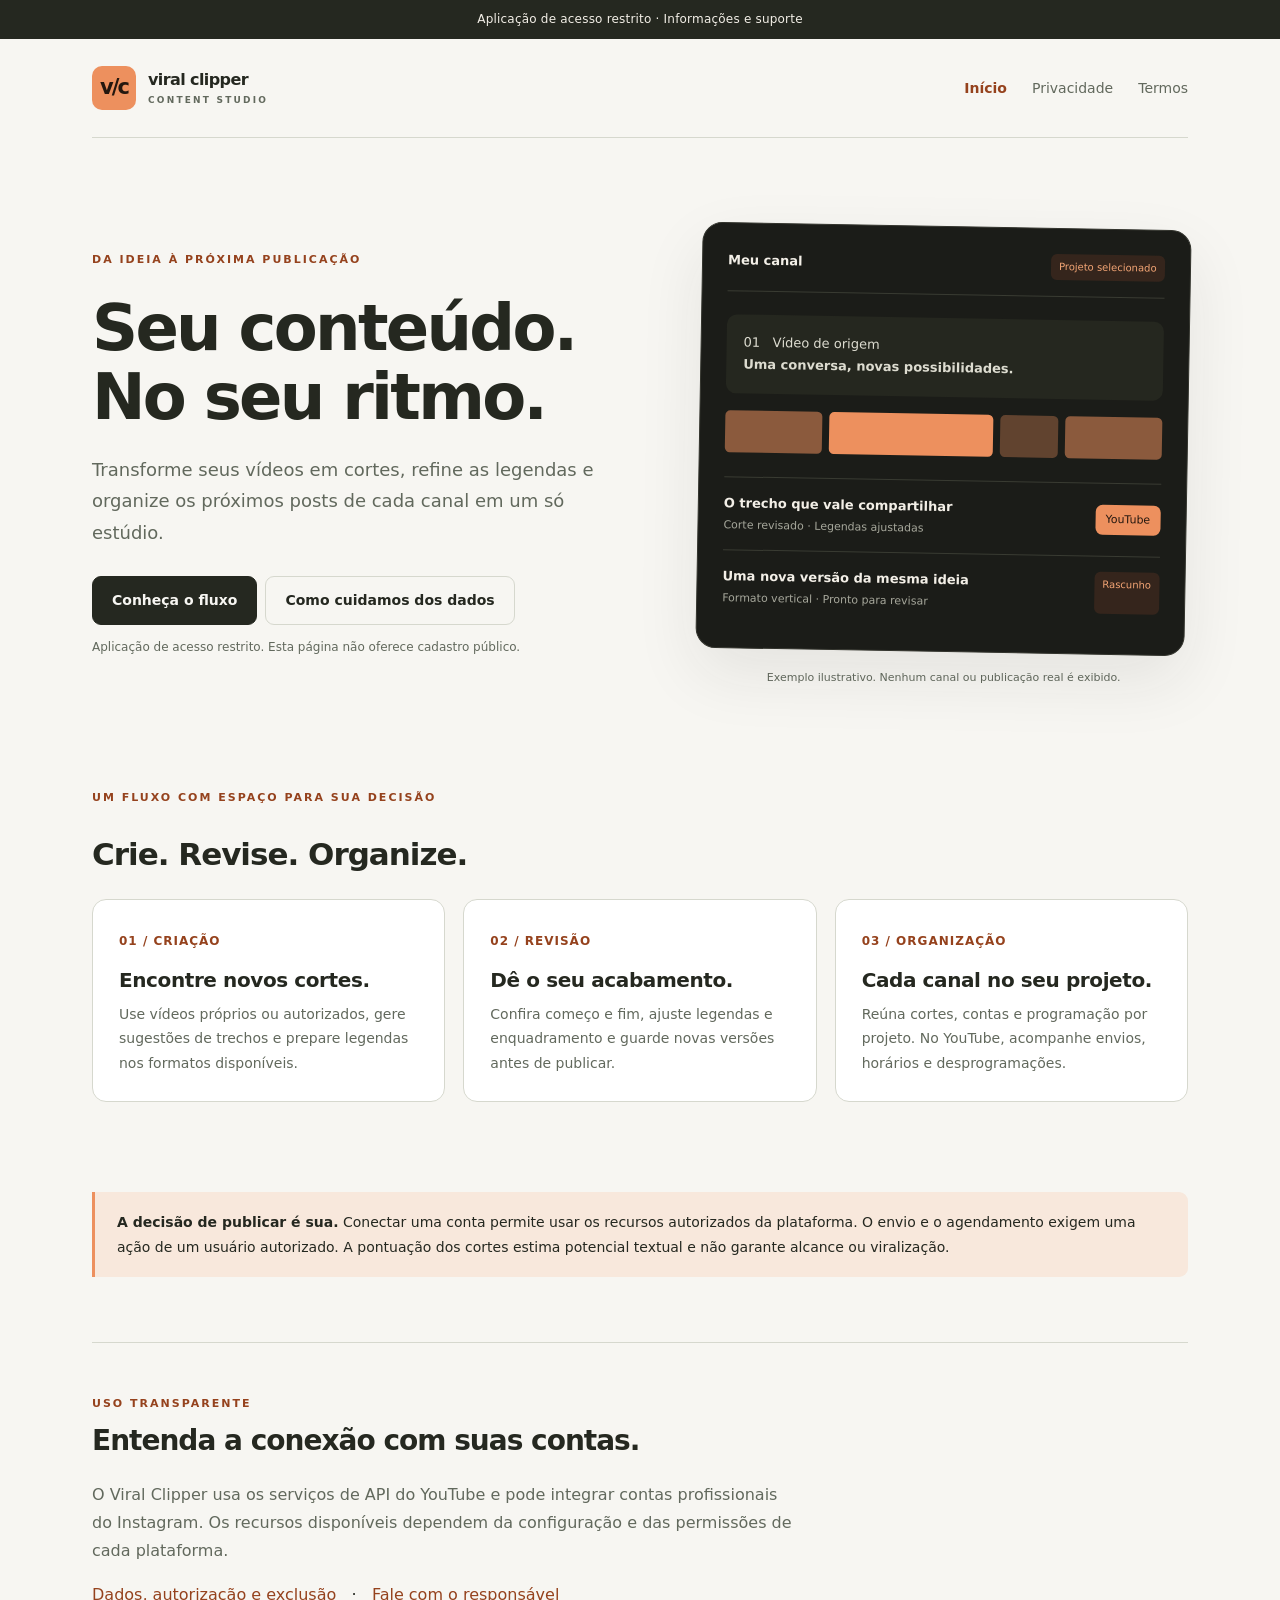
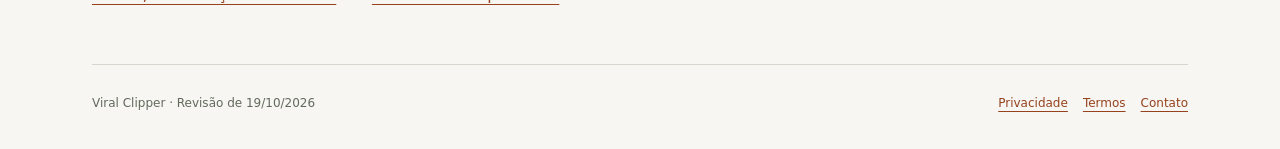
<file: index.html>
<!doctype html><html lang="pt-BR"><head><meta charset="utf-8"><meta name="viewport" content="width=device-width,initial-scale=1"><meta name="robots" content="noindex,nofollow"><meta name="referrer" content="no-referrer"><title>Seu conteúdo, no seu ritmo · Viral Clipper</title><meta name="description" content="Conheça o Viral Clipper: cortes de vídeo, legendas, revisão e organização da agenda por canal."><link rel="stylesheet" href="styles.css"><meta name="google-site-verification" content="bwBOsDloRxLK_yt4HfGuLrR3X78Px97AcN2XOK5D3zs" /></head><body><div class="draft">Aplicação de acesso restrito · Informações e suporte</div><div class="wrap"><header><a class="brand" href="index.html"><span class="mark" aria-hidden="true">v/c</span><span>viral clipper<small>CONTENT STUDIO</small></span></a><nav aria-label="Navegação principal"><a href="index.html" aria-current="page">Início</a><a href="privacidade.html">Privacidade</a><a href="termos.html">Termos</a></nav></header><main>
<section class="hero"><div><span class="eyebrow">Da ideia à próxima publicação</span><h1>Seu conteúdo.<br>No seu ritmo.</h1><p>Transforme seus vídeos em cortes, refine as legendas e organize os próximos posts de cada canal em um só estúdio.</p><a class="button" href="#como-funciona">Conheça o fluxo</a><a class="button secondary" href="privacidade.html">Como cuidamos dos dados</a><p class="subtle">Aplicação de acesso restrito. Esta página não oferece cadastro público.</p></div><div><div class="studio" aria-label="Exemplo ilustrativo de organização de um projeto"><div class="studio-top"><strong>Meu canal</strong><span class="pill">Projeto selecionado</span></div><div class="source">01 &nbsp; Vídeo de origem<br><strong>Uma conversa, novas possibilidades.</strong></div><div class="timeline" aria-hidden="true"><span></span><span></span><span></span><span></span></div><div class="clip"><div><strong>O trecho que vale compartilhar</strong><small>Corte revisado · Legendas ajustadas</small></div><span class="calendar-dot">YouTube</span></div><div class="clip"><div><strong>Uma nova versão da mesma ideia</strong><small>Formato vertical · Pronto para revisar</small></div><span class="pill">Rascunho</span></div></div><div class="illustration">Exemplo ilustrativo. Nenhum canal ou publicação real é exibido.</div></div></section>
<section class="section" id="como-funciona"><span class="eyebrow">Um fluxo com espaço para sua decisão</span><h2>Crie. Revise. Organize.</h2><div class="grid"><article class="card"><b>01 / CRIAÇÃO</b><h3>Encontre novos cortes.</h3><p>Use vídeos próprios ou autorizados, gere sugestões de trechos e prepare legendas nos formatos disponíveis.</p></article><article class="card"><b>02 / REVISÃO</b><h3>Dê o seu acabamento.</h3><p>Confira começo e fim, ajuste legendas e enquadramento e guarde novas versões antes de publicar.</p></article><article class="card"><b>03 / ORGANIZAÇÃO</b><h3>Cada canal no seu projeto.</h3><p>Reúna cortes, contas e programação por projeto. No YouTube, acompanhe envios, horários e desprogramações.</p></article></div></section>
<section class="section"><div class="note"><strong>A decisão de publicar é sua.</strong> Conectar uma conta permite usar os recursos autorizados da plataforma. O envio e o agendamento exigem uma ação de um usuário autorizado. A pontuação dos cortes estima potencial textual e não garante alcance ou viralização.</div></section>
<section class="contact"><span class="eyebrow">Uso transparente</span><h2>Entenda a conexão com suas contas.</h2><p>O Viral Clipper usa os serviços de API do YouTube e pode integrar contas profissionais do Instagram. Os recursos disponíveis dependem da configuração e das permissões de cada plataforma.</p><a href="privacidade.html">Dados, autorização e exclusão</a> &nbsp; · &nbsp; <a href="mailto:williands1w@gmail.com">Fale com o responsável</a></section>
</main><footer><span>Viral Clipper · Revisão de 19/10/2026</span><span><a href="privacidade.html">Privacidade</a><a href="termos.html">Termos</a><a href="mailto:williands1w@gmail.com">Contato</a></span></footer></div></body></html>
</file>
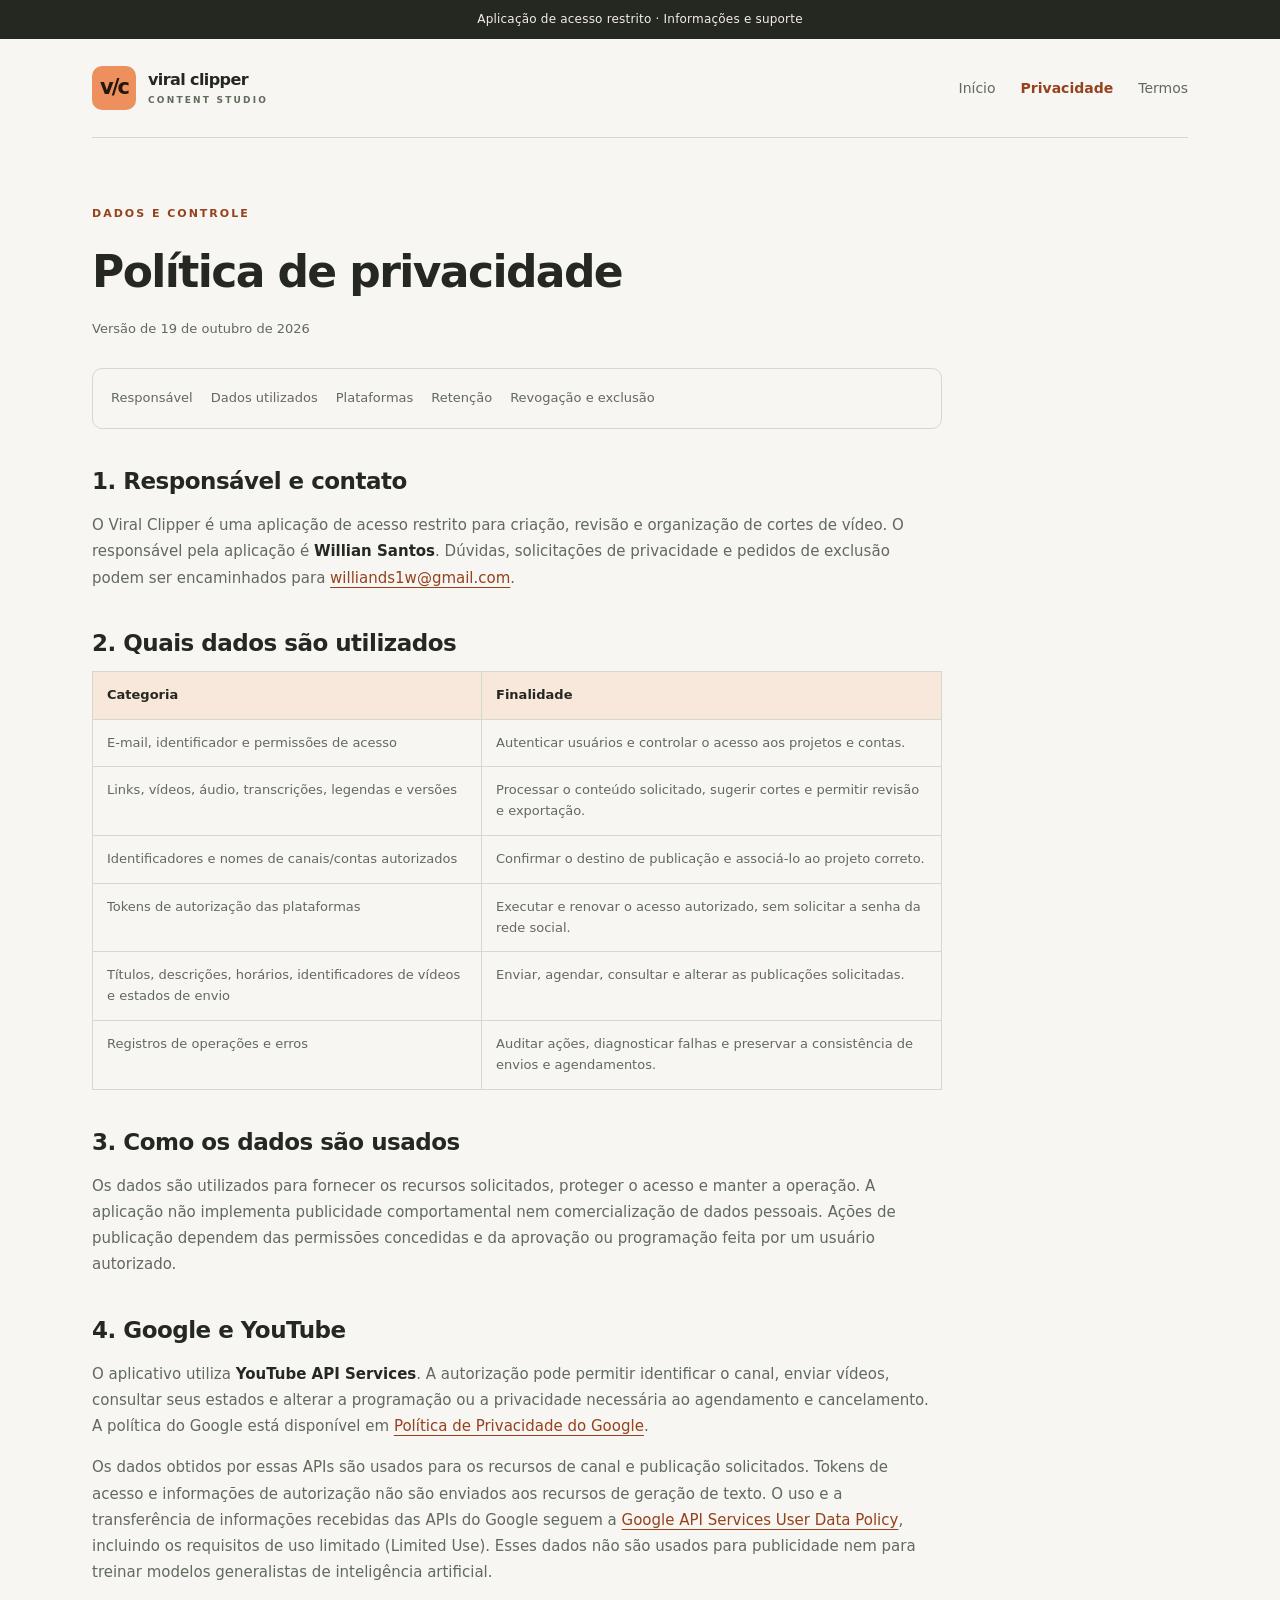
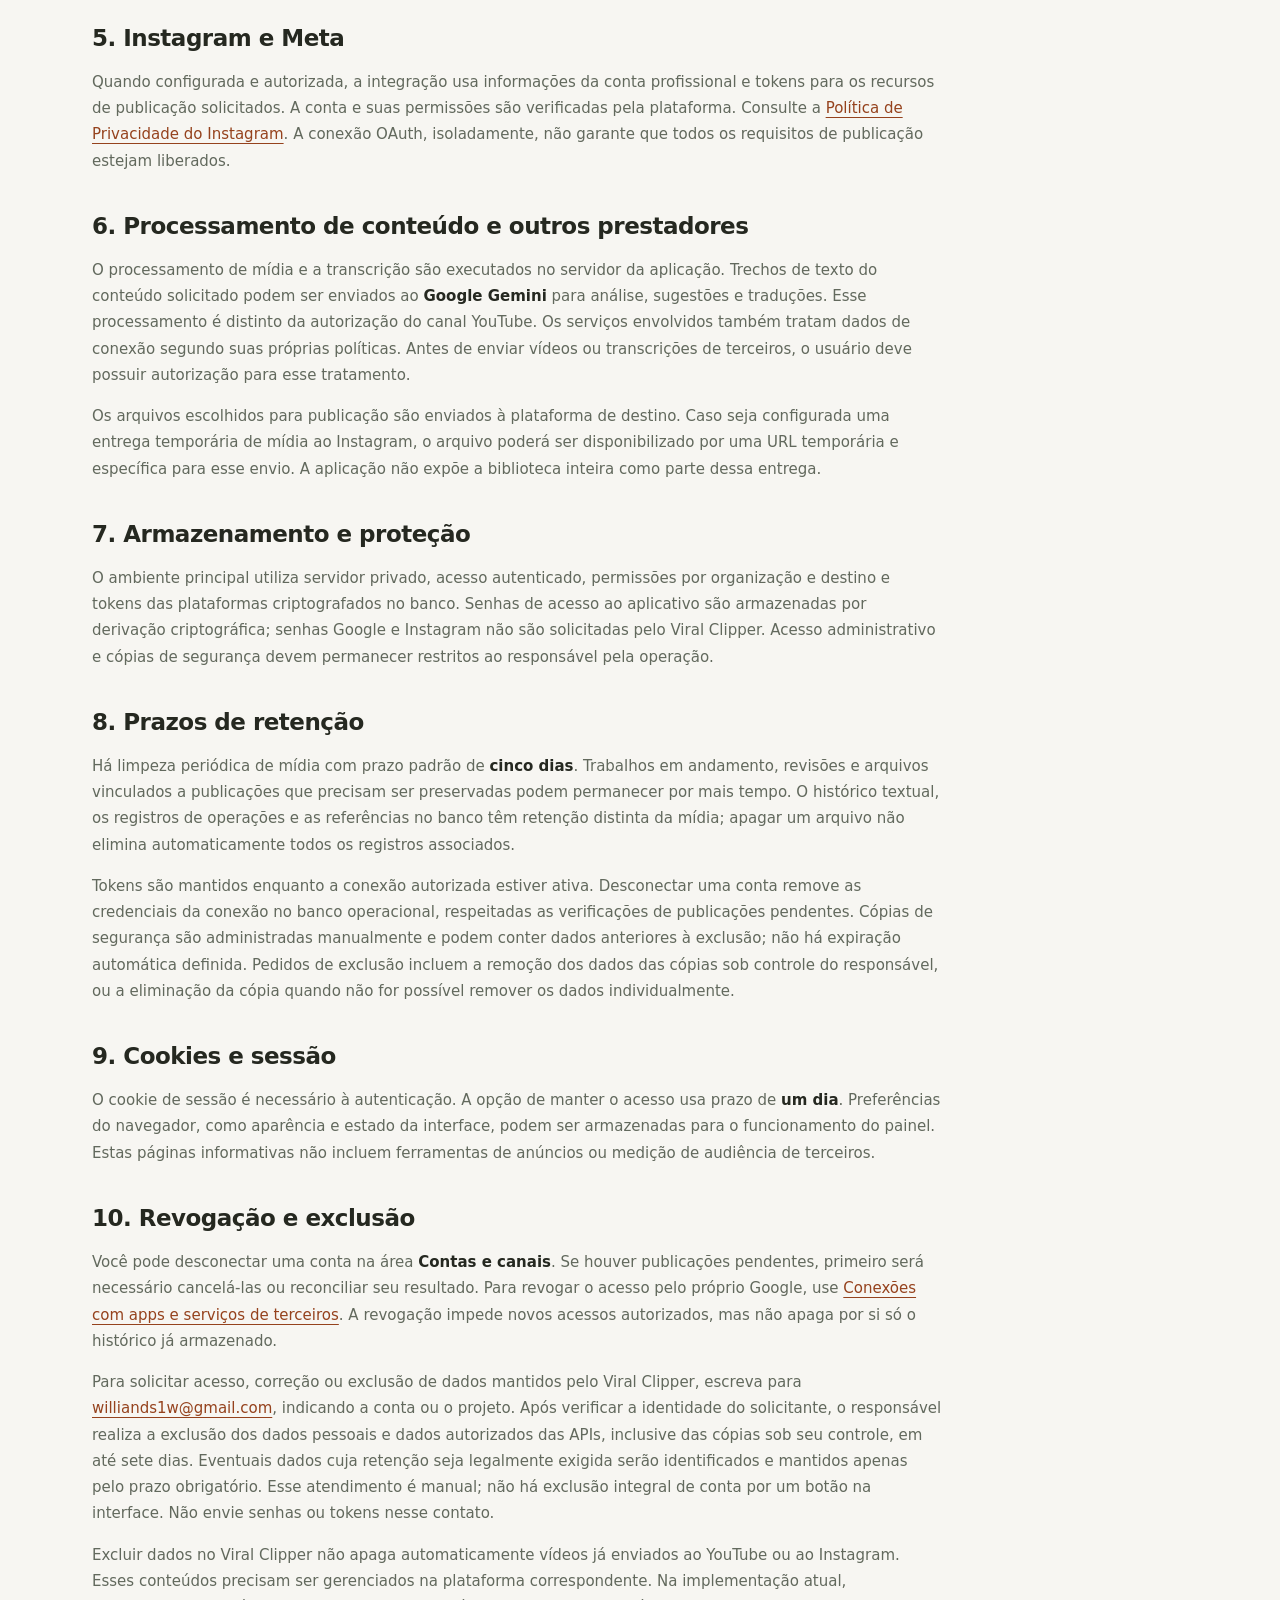
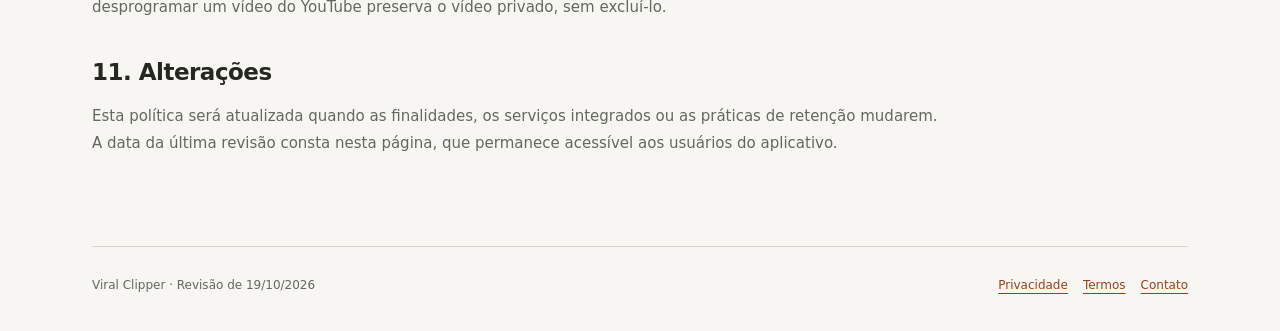
<file: privacidade.html>
<!doctype html><html lang="pt-BR"><head><meta charset="utf-8"><meta name="viewport" content="width=device-width,initial-scale=1"><meta name="robots" content="noindex,nofollow"><meta name="referrer" content="no-referrer"><title>Política de privacidade · Viral Clipper</title><meta name="description" content="Política de privacidade do Viral Clipper: dados, autorização e exclusão."><link rel="stylesheet" href="styles.css"></head><body><div class="draft">Aplicação de acesso restrito · Informações e suporte</div><div class="wrap"><header><a class="brand" href="index.html"><span class="mark" aria-hidden="true">v/c</span><span>viral clipper<small>CONTENT STUDIO</small></span></a><nav aria-label="Navegação principal"><a href="index.html">Início</a><a href="privacidade.html" aria-current="page">Privacidade</a><a href="termos.html">Termos</a></nav></header><main>
<article class="document"><span class="eyebrow">Dados e controle</span><h1>Política de privacidade</h1><div class="meta">Versão de 19 de outubro de 2026</div>
<nav class="toc" aria-label="Seções da política"><a href="#responsavel">Responsável</a><a href="#dados">Dados utilizados</a><a href="#plataformas">Plataformas</a><a href="#retencao">Retenção</a><a href="#controle">Revogação e exclusão</a></nav>
<h2 id="responsavel">1. Responsável e contato</h2><p>O Viral Clipper é uma aplicação de acesso restrito para criação, revisão e organização de cortes de vídeo. O responsável pela aplicação é <strong>Willian Santos</strong>. Dúvidas, solicitações de privacidade e pedidos de exclusão podem ser encaminhados para <a href="mailto:williands1w@gmail.com">williands1w@gmail.com</a>.</p>
<h2 id="dados">2. Quais dados são utilizados</h2><table><thead><tr><th>Categoria</th><th>Finalidade</th></tr></thead><tbody><tr><td>E-mail, identificador e permissões de acesso</td><td>Autenticar usuários e controlar o acesso aos projetos e contas.</td></tr><tr><td>Links, vídeos, áudio, transcrições, legendas e versões</td><td>Processar o conteúdo solicitado, sugerir cortes e permitir revisão e exportação.</td></tr><tr><td>Identificadores e nomes de canais/contas autorizados</td><td>Confirmar o destino de publicação e associá-lo ao projeto correto.</td></tr><tr><td>Tokens de autorização das plataformas</td><td>Executar e renovar o acesso autorizado, sem solicitar a senha da rede social.</td></tr><tr><td>Títulos, descrições, horários, identificadores de vídeos e estados de envio</td><td>Enviar, agendar, consultar e alterar as publicações solicitadas.</td></tr><tr><td>Registros de operações e erros</td><td>Auditar ações, diagnosticar falhas e preservar a consistência de envios e agendamentos.</td></tr></tbody></table>
<h2>3. Como os dados são usados</h2><p>Os dados são utilizados para fornecer os recursos solicitados, proteger o acesso e manter a operação. A aplicação não implementa publicidade comportamental nem comercialização de dados pessoais. Ações de publicação dependem das permissões concedidas e da aprovação ou programação feita por um usuário autorizado.</p>
<h2 id="plataformas">4. Google e YouTube</h2><p>O aplicativo utiliza <strong>YouTube API Services</strong>. A autorização pode permitir identificar o canal, enviar vídeos, consultar seus estados e alterar a programação ou a privacidade necessária ao agendamento e cancelamento. A política do Google está disponível em <a href="https://policies.google.com/privacy" target="_blank" rel="noopener noreferrer">Política de Privacidade do Google</a>.</p><p>Os dados obtidos por essas APIs são usados para os recursos de canal e publicação solicitados. Tokens de acesso e informações de autorização não são enviados aos recursos de geração de texto. O uso e a transferência de informações recebidas das APIs do Google seguem a <a href="https://developers.google.com/terms/api-services-user-data-policy" target="_blank" rel="noopener noreferrer">Google API Services User Data Policy</a>, incluindo os requisitos de uso limitado (Limited Use). Esses dados não são usados para publicidade nem para treinar modelos generalistas de inteligência artificial.</p>
<h2>5. Instagram e Meta</h2><p>Quando configurada e autorizada, a integração usa informações da conta profissional e tokens para os recursos de publicação solicitados. A conta e suas permissões são verificadas pela plataforma. Consulte a <a href="https://privacycenter.instagram.com/policy/" target="_blank" rel="noopener noreferrer">Política de Privacidade do Instagram</a>. A conexão OAuth, isoladamente, não garante que todos os requisitos de publicação estejam liberados.</p>
<h2>6. Processamento de conteúdo e outros prestadores</h2><p>O processamento de mídia e a transcrição são executados no servidor da aplicação. Trechos de texto do conteúdo solicitado podem ser enviados ao <strong>Google Gemini</strong> para análise, sugestões e traduções. Esse processamento é distinto da autorização do canal YouTube. Os serviços envolvidos também tratam dados de conexão segundo suas próprias políticas. Antes de enviar vídeos ou transcrições de terceiros, o usuário deve possuir autorização para esse tratamento.</p><p>Os arquivos escolhidos para publicação são enviados à plataforma de destino. Caso seja configurada uma entrega temporária de mídia ao Instagram, o arquivo poderá ser disponibilizado por uma URL temporária e específica para esse envio. A aplicação não expõe a biblioteca inteira como parte dessa entrega.</p>
<h2>7. Armazenamento e proteção</h2><p>O ambiente principal utiliza servidor privado, acesso autenticado, permissões por organização e destino e tokens das plataformas criptografados no banco. Senhas de acesso ao aplicativo são armazenadas por derivação criptográfica; senhas Google e Instagram não são solicitadas pelo Viral Clipper. Acesso administrativo e cópias de segurança devem permanecer restritos ao responsável pela operação.</p>
<h2 id="retencao">8. Prazos de retenção</h2><p>Há limpeza periódica de mídia com prazo padrão de <strong>cinco dias</strong>. Trabalhos em andamento, revisões e arquivos vinculados a publicações que precisam ser preservadas podem permanecer por mais tempo. O histórico textual, os registros de operações e as referências no banco têm retenção distinta da mídia; apagar um arquivo não elimina automaticamente todos os registros associados.</p><p>Tokens são mantidos enquanto a conexão autorizada estiver ativa. Desconectar uma conta remove as credenciais da conexão no banco operacional, respeitadas as verificações de publicações pendentes. Cópias de segurança são administradas manualmente e podem conter dados anteriores à exclusão; não há expiração automática definida. Pedidos de exclusão incluem a remoção dos dados das cópias sob controle do responsável, ou a eliminação da cópia quando não for possível remover os dados individualmente.</p>
<h2>9. Cookies e sessão</h2><p>O cookie de sessão é necessário à autenticação. A opção de manter o acesso usa prazo de <strong>um dia</strong>. Preferências do navegador, como aparência e estado da interface, podem ser armazenadas para o funcionamento do painel. Estas páginas informativas não incluem ferramentas de anúncios ou medição de audiência de terceiros.</p>
<h2 id="controle">10. Revogação e exclusão</h2><p>Você pode desconectar uma conta na área <strong>Contas e canais</strong>. Se houver publicações pendentes, primeiro será necessário cancelá-las ou reconciliar seu resultado. Para revogar o acesso pelo próprio Google, use <a href="https://myaccount.google.com/connections" target="_blank" rel="noopener noreferrer">Conexões com apps e serviços de terceiros</a>. A revogação impede novos acessos autorizados, mas não apaga por si só o histórico já armazenado.</p><p>Para solicitar acesso, correção ou exclusão de dados mantidos pelo Viral Clipper, escreva para <a href="mailto:williands1w@gmail.com">williands1w@gmail.com</a>, indicando a conta ou o projeto. Após verificar a identidade do solicitante, o responsável realiza a exclusão dos dados pessoais e dados autorizados das APIs, inclusive das cópias sob seu controle, em até sete dias. Eventuais dados cuja retenção seja legalmente exigida serão identificados e mantidos apenas pelo prazo obrigatório. Esse atendimento é manual; não há exclusão integral de conta por um botão na interface. Não envie senhas ou tokens nesse contato.</p><p>Excluir dados no Viral Clipper não apaga automaticamente vídeos já enviados ao YouTube ou ao Instagram. Esses conteúdos precisam ser gerenciados na plataforma correspondente. Na implementação atual, desprogramar um vídeo do YouTube preserva o vídeo privado, sem excluí-lo.</p>
<h2>11. Alterações</h2><p>Esta política será atualizada quando as finalidades, os serviços integrados ou as práticas de retenção mudarem. A data da última revisão consta nesta página, que permanece acessível aos usuários do aplicativo.</p></article>
</main><footer><span>Viral Clipper · Revisão de 19/10/2026</span><span><a href="privacidade.html">Privacidade</a><a href="termos.html">Termos</a><a href="mailto:williands1w@gmail.com">Contato</a></span></footer></div></body></html>
</file>
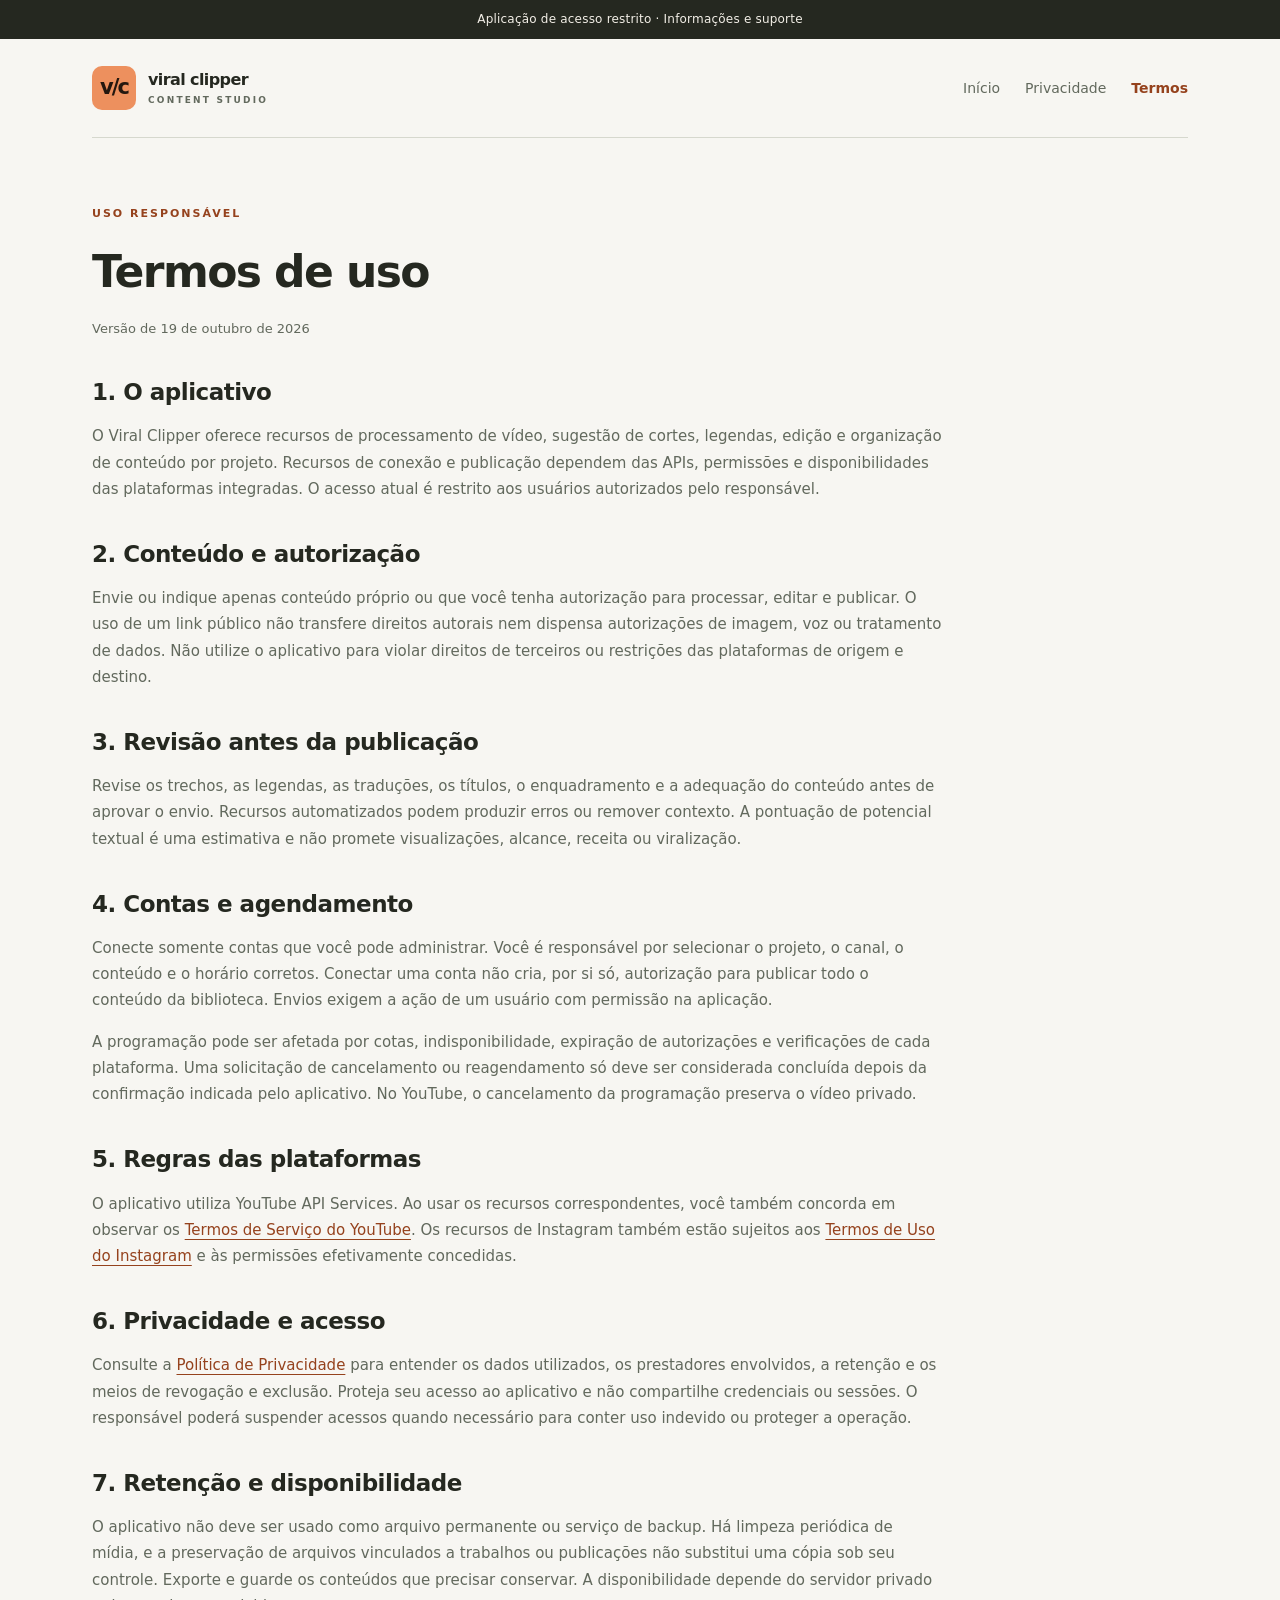
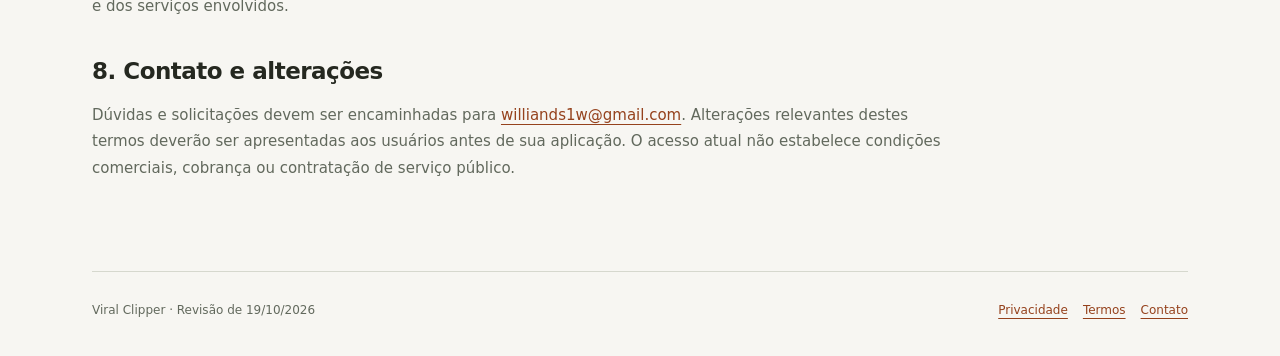
<file: termos.html>
<!doctype html><html lang="pt-BR"><head><meta charset="utf-8"><meta name="viewport" content="width=device-width,initial-scale=1"><meta name="robots" content="noindex,nofollow"><meta name="referrer" content="no-referrer"><title>Termos de uso · Viral Clipper</title><meta name="description" content="Termos de uso do Viral Clipper, aplicação de acesso restrito."><link rel="stylesheet" href="styles.css"></head><body><div class="draft">Aplicação de acesso restrito · Informações e suporte</div><div class="wrap"><header><a class="brand" href="index.html"><span class="mark" aria-hidden="true">v/c</span><span>viral clipper<small>CONTENT STUDIO</small></span></a><nav aria-label="Navegação principal"><a href="index.html">Início</a><a href="privacidade.html">Privacidade</a><a href="termos.html" aria-current="page">Termos</a></nav></header><main>
<article class="document"><span class="eyebrow">Uso responsável</span><h1>Termos de uso</h1><div class="meta">Versão de 19 de outubro de 2026</div>
<h2>1. O aplicativo</h2><p>O Viral Clipper oferece recursos de processamento de vídeo, sugestão de cortes, legendas, edição e organização de conteúdo por projeto. Recursos de conexão e publicação dependem das APIs, permissões e disponibilidades das plataformas integradas. O acesso atual é restrito aos usuários autorizados pelo responsável.</p>
<h2>2. Conteúdo e autorização</h2><p>Envie ou indique apenas conteúdo próprio ou que você tenha autorização para processar, editar e publicar. O uso de um link público não transfere direitos autorais nem dispensa autorizações de imagem, voz ou tratamento de dados. Não utilize o aplicativo para violar direitos de terceiros ou restrições das plataformas de origem e destino.</p>
<h2>3. Revisão antes da publicação</h2><p>Revise os trechos, as legendas, as traduções, os títulos, o enquadramento e a adequação do conteúdo antes de aprovar o envio. Recursos automatizados podem produzir erros ou remover contexto. A pontuação de potencial textual é uma estimativa e não promete visualizações, alcance, receita ou viralização.</p>
<h2>4. Contas e agendamento</h2><p>Conecte somente contas que você pode administrar. Você é responsável por selecionar o projeto, o canal, o conteúdo e o horário corretos. Conectar uma conta não cria, por si só, autorização para publicar todo o conteúdo da biblioteca. Envios exigem a ação de um usuário com permissão na aplicação.</p><p>A programação pode ser afetada por cotas, indisponibilidade, expiração de autorizações e verificações de cada plataforma. Uma solicitação de cancelamento ou reagendamento só deve ser considerada concluída depois da confirmação indicada pelo aplicativo. No YouTube, o cancelamento da programação preserva o vídeo privado.</p>
<h2>5. Regras das plataformas</h2><p>O aplicativo utiliza YouTube API Services. Ao usar os recursos correspondentes, você também concorda em observar os <a href="https://www.youtube.com/t/terms" target="_blank" rel="noopener noreferrer">Termos de Serviço do YouTube</a>. Os recursos de Instagram também estão sujeitos aos <a href="https://help.instagram.com/581066165581870" target="_blank" rel="noopener noreferrer">Termos de Uso do Instagram</a> e às permissões efetivamente concedidas.</p>
<h2>6. Privacidade e acesso</h2><p>Consulte a <a href="privacidade.html">Política de Privacidade</a> para entender os dados utilizados, os prestadores envolvidos, a retenção e os meios de revogação e exclusão. Proteja seu acesso ao aplicativo e não compartilhe credenciais ou sessões. O responsável poderá suspender acessos quando necessário para conter uso indevido ou proteger a operação.</p>
<h2>7. Retenção e disponibilidade</h2><p>O aplicativo não deve ser usado como arquivo permanente ou serviço de backup. Há limpeza periódica de mídia, e a preservação de arquivos vinculados a trabalhos ou publicações não substitui uma cópia sob seu controle. Exporte e guarde os conteúdos que precisar conservar. A disponibilidade depende do servidor privado e dos serviços envolvidos.</p>
<h2>8. Contato e alterações</h2><p>Dúvidas e solicitações devem ser encaminhadas para <a href="mailto:williands1w@gmail.com">williands1w@gmail.com</a>. Alterações relevantes destes termos deverão ser apresentadas aos usuários antes de sua aplicação. O acesso atual não estabelece condições comerciais, cobrança ou contratação de serviço público.</p></article>
</main><footer><span>Viral Clipper · Revisão de 19/10/2026</span><span><a href="privacidade.html">Privacidade</a><a href="termos.html">Termos</a><a href="mailto:williands1w@gmail.com">Contato</a></span></footer></div></body></html>
</file>
<file: styles.css>
:root{color-scheme:light;--bg:#f7f6f2;--panel:#fff;--ink:#252820;--muted:#62695d;--line:#d6d8ce;--orange:#ed905e;--soft:#f8e8dc;--accent:#95421d}
*{box-sizing:border-box}body{margin:0;background:var(--bg);color:var(--ink);font:16px/1.75 system-ui,-apple-system,"Segoe UI",sans-serif}a{color:var(--accent);text-underline-offset:4px}a:focus-visible,button:focus-visible{outline:3px solid var(--orange);outline-offset:5px}.wrap{max-width:1160px;margin:auto;padding:0 32px}.draft{background:#252820;color:#f3efe7;padding:9px 20px;text-align:center;font-size:12px;letter-spacing:.2px}.draft strong{color:#ffc29e}header{display:flex;justify-content:space-between;gap:24px;align-items:center;padding:27px 0;border-bottom:1px solid var(--line)}.brand{display:flex;align-items:center;gap:12px;text-decoration:none;color:var(--ink);line-height:1.2;font-weight:750;letter-spacing:-.6px}.mark{display:grid;place-items:center;background:var(--orange);color:#24170f;border-radius:10px;width:44px;height:44px;font-size:21px;letter-spacing:-2px}.brand small{display:block;font-size:9px;letter-spacing:2.2px;font-weight:600;color:var(--muted);margin-top:6px}nav{display:flex;gap:25px;font-size:14px}nav a{color:var(--muted);text-decoration:none}nav a[aria-current=page]{color:var(--accent);font-weight:700}.hero{display:grid;grid-template-columns:1.1fr 1fr;align-items:center;gap:70px;padding:88px 0 70px}.eyebrow{font-size:11px;letter-spacing:2px;font-weight:750;color:var(--accent);text-transform:uppercase}h1{font-size:clamp(38px,5vw,64px);letter-spacing:-2.7px;line-height:1.08;margin:22px 0}.hero p{font-size:18px;max-width:520px;color:var(--muted)}.button{display:inline-block;border:1px solid var(--ink);border-radius:9px;padding:11px 19px;text-decoration:none;font-size:14px;font-weight:650;background:var(--ink);color:var(--bg);margin:10px 8px 0 0}.button.secondary{background:transparent;color:var(--ink);border-color:var(--line)}.studio{background:#1b1c18;color:#f3efe7;border:1px solid #33342d;border-radius:20px;box-shadow:0 25px 65px #25282016;padding:25px;transform:rotate(1deg)}.studio-top{display:flex;justify-content:space-between;align-items:center;border-bottom:1px solid #393b32;padding-bottom:16px;font-size:13px}.pill{font-size:10px;padding:4px 8px;border-radius:6px;background:#35251c;color:#f3a575}.source{margin:23px 0 17px;background:#25271f;padding:17px;border-radius:10px;color:#dddcd0;font-size:13px}.timeline{display:flex;gap:7px;margin:16px 0 24px}.timeline span{height:42px;background:#ed905e88;flex:1;border-radius:5px}.timeline span:nth-child(2){background:#ed905e;flex:1.7}.timeline span:nth-child(3){background:#ed905e55;flex:.6}.clip{display:flex;justify-content:space-between;gap:12px;padding:15px 0;border-top:1px solid #393b32;font-size:13px}.clip small{display:block;color:#a6a79b;font-size:11px}.calendar-dot{background:#ed905e;color:#24170f;border-radius:7px;padding:5px 10px;align-self:center;font-size:11px}.illustration{font-size:11px;text-align:center;color:var(--muted);margin-top:16px}.section{padding:25px 0 65px}.section h2{font-size:31px;letter-spacing:-1px;line-height:1.2}.grid{display:grid;grid-template-columns:repeat(3,1fr);gap:18px}.card{border:1px solid var(--line);border-radius:14px;background:var(--panel);padding:26px}.card b{font-size:12px;letter-spacing:1px;color:var(--accent)}.card h3{line-height:1.3;margin:13px 0 9px;letter-spacing:-.4px;font-size:20px}.card p{font-size:14px;color:var(--muted);margin:0}.note{border-left:3px solid var(--orange);padding:18px 22px;background:var(--soft);border-radius:0 9px 9px 0;font-size:14px}.contact{border-top:1px solid var(--line);padding:45px 0 55px}.contact h2{font-size:28px;letter-spacing:-1px;margin:0 0 10px}.contact p{color:var(--muted);max-width:700px}.document{max-width:850px;padding:60px 0 75px}.document h1{font-size:44px;letter-spacing:-1.6px}.document h2{font-size:23px;letter-spacing:-.5px;margin:37px 0 12px;line-height:1.35}.document p,.document li{color:var(--muted);font-size:15px}.document strong{color:var(--ink)}.document ul{padding-left:23px}.meta{font-size:13px;color:var(--muted);margin-bottom:28px}table{border-collapse:collapse;width:100%;font-size:13px;line-height:1.6}th,td{text-align:left;padding:13px 14px;border:1px solid var(--line);vertical-align:top}th{background:var(--soft)}td{color:var(--muted)}footer{border-top:1px solid var(--line);padding:28px 0 35px;display:flex;justify-content:space-between;gap:24px;font-size:12px;color:var(--muted)}footer a{margin-left:15px}.toc{display:flex;flex-wrap:wrap;gap:8px 18px;font-size:13px;border:1px solid var(--line);border-radius:10px;padding:18px;margin:25px 0}.subtle,.hero p.subtle{font-size:12px;color:var(--muted)}
@media(prefers-color-scheme:dark){:root{color-scheme:dark;--bg:#111210;--panel:#1b1c18;--ink:#f3efe7;--muted:#a6a79b;--line:#33342d;--soft:#2c221b;--accent:#f3a575}.button{color:#111210}.button.secondary{color:var(--ink)}}
@media(max-width:760px){.wrap{padding:0 20px}header{align-items:flex-start;flex-direction:column;gap:20px;padding:22px 0}nav{gap:22px}.hero{grid-template-columns:1fr;gap:35px;padding:48px 0}.hero h1{letter-spacing:-1.6px}.studio{transform:none}.grid{grid-template-columns:1fr}.document{padding:38px 0}.document h1{font-size:34px}footer{flex-direction:column;gap:12px}footer a{margin:0 15px 0 0}table{font-size:12px}th,td{padding:9px}.draft{font-size:11px}}
</file>
